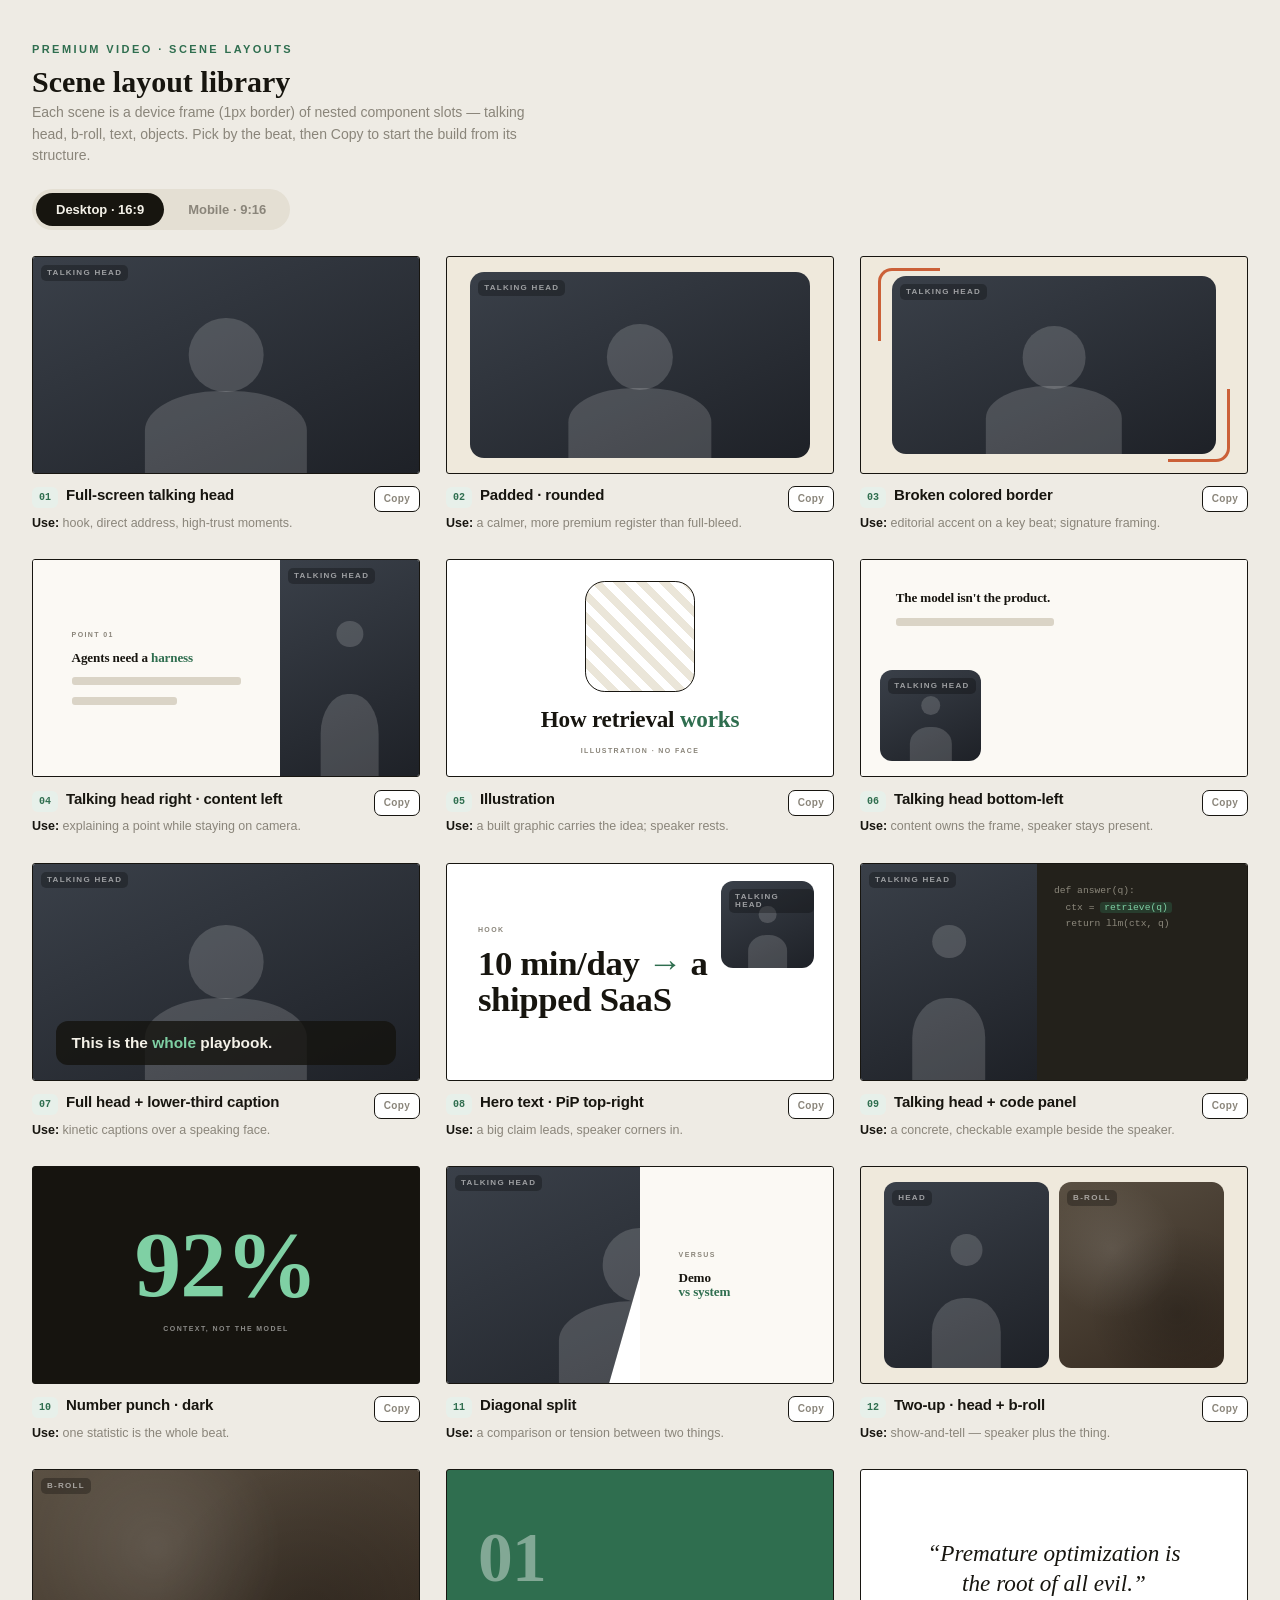
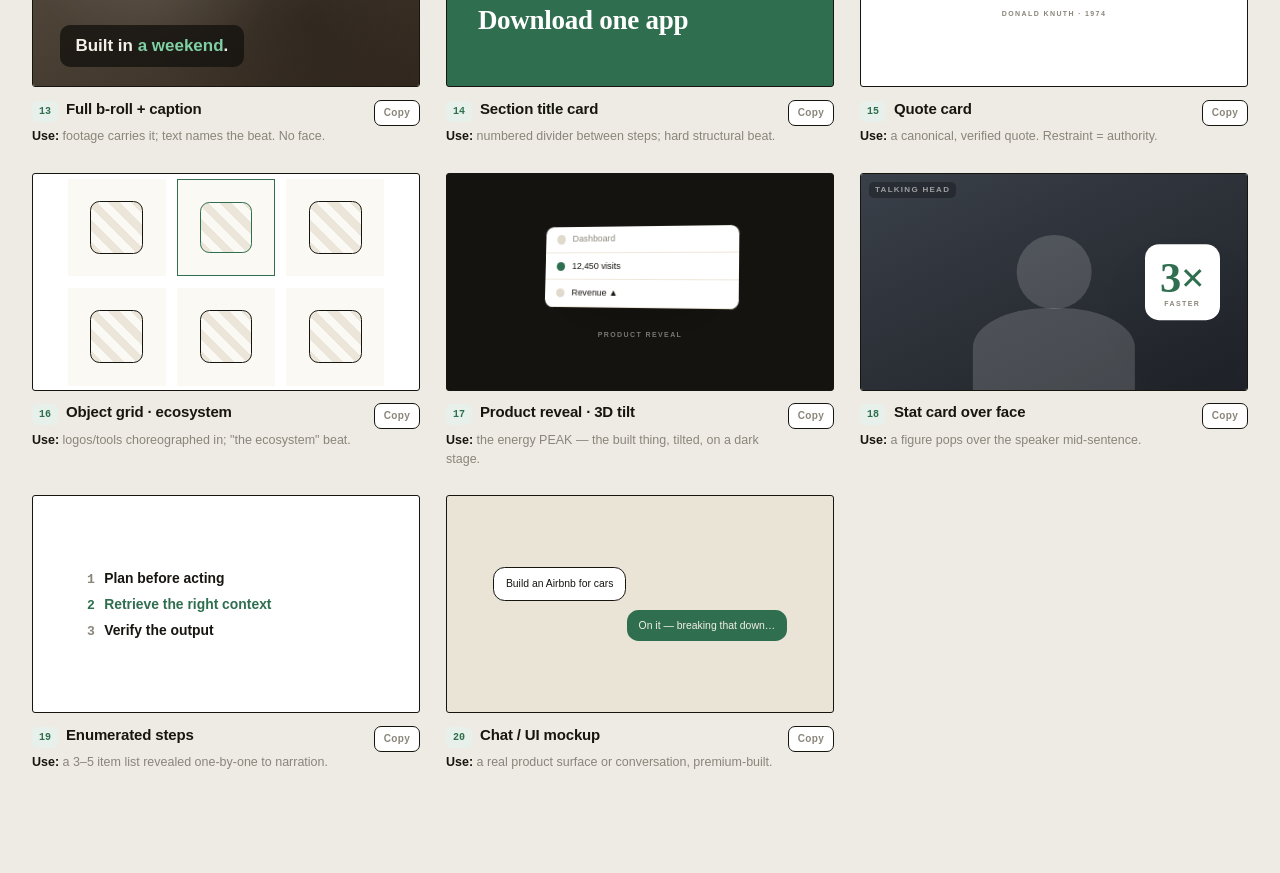
<file: queek-premium-video/references/scene-layouts.html>
<!doctype html>
<html lang="en">
<head>
<meta charset="utf-8">
<meta name="viewport" content="width=device-width,initial-scale=1">
<title>Premium video scene layouts</title>
<style>
  :root{
    --page:#EEEBE4; --ink:#17150F; --muted:#8A857A; --line:#171510;
    --soft:#E4DFD3; --panel:#FBF9F4; --device:#FFFFFF;
    --matte:#EFE9DC; --accent:#2F6E4F; --warm:#CB6038; --ink2:#2A2740;
    --vid1:#3A4049; --vid2:#1E2127; --face:rgba(255,255,255,.16);
    --broll1:#5A5043; --broll2:#34291F;
    --sans:-apple-system,BlinkMacSystemFont,'Segoe UI',Inter,Roboto,sans-serif;
    --serif:'Iowan Old Style','Palatino Linotype',Palatino,Georgia,serif;
    --mono:ui-monospace,'SF Mono',Menlo,Consolas,monospace;
  }
  *{box-sizing:border-box}
  body{margin:0;background:var(--page);color:var(--ink);font:14px/1.55 var(--sans);-webkit-font-smoothing:antialiased}
  header{max-width:1320px;margin:0 auto;padding:44px 32px 0}
  .ey{font:600 11px/1 var(--sans);letter-spacing:.22em;text-transform:uppercase;color:var(--accent);margin:0 0 10px}
  h1{font:600 30px/1.1 var(--serif);margin:0 0 4px}
  .sub{color:var(--muted);margin:0 0 22px;max-width:64ch}
  .tabs{display:inline-flex;gap:4px;background:var(--soft);border-radius:999px;padding:4px}
  .tabs button{border:0;background:none;cursor:pointer;font:600 13px/1 var(--sans);padding:10px 20px;border-radius:999px;color:var(--muted)}
  .tabs button.on{background:var(--ink);color:#F4F1E8}
  .panel{display:none;max-width:1320px;margin:0 auto;padding:26px 32px 100px}
  .panel.on{display:block}
  .grid{display:grid;gap:26px}
  .gd{grid-template-columns:repeat(auto-fill,minmax(372px,1fr))}
  .gm{grid-template-columns:repeat(auto-fill,minmax(228px,1fr))}
  .scene .cap{margin-top:11px;display:flex;align-items:flex-start;gap:10px}
  .scene .cap .body{flex:1}
  .scene .cap .n{font:600 10px/1 var(--mono);color:var(--accent);background:#E7F0EA;border-radius:6px;padding:5px 7px;margin-right:8px}
  .scene .cap h3{display:inline;font:600 15px/1.3 var(--sans);letter-spacing:-.01em}
  .scene .cap .use{color:var(--muted);margin:7px 0 0;font-size:12.5px}
  .scene .cap .use b{color:var(--ink);font-weight:600}
  .copy{border:1px solid var(--line);background:var(--device);color:var(--muted);cursor:pointer;
    font:600 10px/1 var(--sans);letter-spacing:.03em;padding:7px 9px;border-radius:7px;white-space:nowrap;margin-top:1px}
  .copy:hover{color:var(--accent);border-color:var(--accent)}

  /* ---- the device (the video frame) ---- */
  .device{position:relative;width:100%;border:1px solid var(--line);background:var(--device);
    overflow:hidden;border-radius:3px;container-type:inline-size}
  .d16{aspect-ratio:16/9}
  .d9{aspect-ratio:9/16}
  .fill{position:absolute;inset:0}

  /* ---- components ---- */
  .th{background:linear-gradient(155deg,var(--vid1),var(--vid2));overflow:hidden}
  .th .face{position:absolute;left:50%;bottom:-2%;transform:translateX(-50%);width:42%;height:74%}
  .th .face::before{content:"";position:absolute;left:50%;top:0;transform:translateX(-50%);width:46%;aspect-ratio:1;border-radius:50%;background:var(--face)}
  .th .face::after{content:"";position:absolute;left:50%;bottom:0;transform:translateX(-50%);width:100%;height:54%;border-radius:46% 46% 0 0;background:var(--face)}
  .tag{position:absolute;top:8px;left:8px;font:600 8px/1 var(--sans);letter-spacing:.16em;text-transform:uppercase;
    color:rgba(255,255,255,.55);background:rgba(0,0,0,.28);border-radius:5px;padding:4px 6px;z-index:3}
  .broll{background:linear-gradient(150deg,var(--broll1),var(--broll2));overflow:hidden}
  .broll::after{content:"";position:absolute;inset:0;background:
    radial-gradient(circle at 32% 36%,rgba(255,255,255,.1),transparent 42%),
    radial-gradient(circle at 72% 70%,rgba(0,0,0,.22),transparent 50%)}
  .txt{background:var(--panel);padding:9% 10%;display:flex;flex-direction:column;justify-content:center;gap:8%}
  .txt .h{font:700 clamp(13px,3.4cqw,26px)/1.1 var(--serif);letter-spacing:-.01em}
  .txt .l{height:5.5%;min-height:5px;border-radius:3px;background:#DAD4C6}
  .txt .l.s{width:62%}
  .acc{color:var(--accent)}
  .obj{background:var(--panel);display:flex;align-items:center;justify-content:center}
  .obj .shape{width:46%;aspect-ratio:1;border:1px solid var(--line);border-radius:18%;
    background:repeating-linear-gradient(45deg,#EBE6D9 0 8px,transparent 8px 16px)}
  .lbl{font:700 clamp(7px,1.7cqw,11px)/1.2 var(--sans);letter-spacing:.2em;text-transform:uppercase;color:var(--muted)}
  .pad{position:absolute;inset:0;display:flex;flex-direction:column;align-items:center;justify-content:center;text-align:center;gap:3cqw;padding:8cqw}
  .hero{font:700 8cqw/1.04 var(--serif);letter-spacing:-.01em;margin:0}
  .row{position:absolute;inset:0;display:flex}
  .uicard{background:#fff;border:1px solid var(--line);border-radius:2.4cqw;box-shadow:0 6cqw 14cqw -7cqw rgba(0,0,0,.4);overflow:hidden}
  .uirow{display:flex;align-items:center;gap:2cqw;padding:2.2cqw 3cqw;border-bottom:1px solid #EDE8DB;font:2.4cqw/1 var(--sans)}
  .dot{width:2.4cqw;height:2.4cqw;border-radius:50%;background:#E0DAcc;flex:none}
  .bubble{max-width:74%;padding:2.4cqw 3cqw;border-radius:3cqw;font:2.7cqw/1.25 var(--sans)}

  #toast{position:fixed;bottom:26px;left:50%;transform:translateX(-50%);background:var(--accent);color:#F4F1E8;
    font:600 12px/1 var(--sans);padding:11px 16px;border-radius:9px;opacity:0;pointer-events:none;transition:.25s}
  #toast.on{opacity:1}
  @media(max-width:520px){.gd{grid-template-columns:1fr}}
</style>
</head>
<body>
<header>
  <p class="ey">Premium video · scene layouts</p>
  <h1>Scene layout library</h1>
  <p class="sub">Each scene is a device frame (1px border) of nested component slots — talking head, b-roll, text, objects. Pick by the beat, then Copy to start the build from its structure.</p>
  <div class="tabs">
    <button class="on" data-tab="desktop">Desktop · 16:9</button>
    <button data-tab="mobile">Mobile · 9:16</button>
  </div>
</header>

<!-- ===================== DESKTOP ===================== -->
<section class="panel on" id="desktop">
  <div class="grid gd">

    <div class="scene"><div class="device d16">
      <div class="th fill"><span class="tag">Talking head</span><div class="face"></div></div>
    </div><div class="cap"><div class="body"><span class="n">01</span><h3>Full-screen talking head</h3>
      <p class="use"><b>Use:</b> hook, direct address, high-trust moments.</p></div><button class="copy">Copy</button></div></div>

    <div class="scene"><div class="device d16" style="background:var(--matte)">
      <div class="th" style="position:absolute;inset:7% 6%;border-radius:14px"><span class="tag">Talking head</span><div class="face"></div></div>
    </div><div class="cap"><div class="body"><span class="n">02</span><h3>Padded · rounded</h3>
      <p class="use"><b>Use:</b> a calmer, more premium register than full-bleed.</p></div><button class="copy">Copy</button></div></div>

    <div class="scene"><div class="device d16" style="background:var(--matte)">
      <div class="th" style="position:absolute;inset:9% 8%;border-radius:14px"><span class="tag">Talking head</span><div class="face"></div></div>
      <div style="position:absolute;left:4.5%;top:5%;width:16%;height:34%;border-left:3px solid var(--warm);border-top:3px solid var(--warm);border-radius:14px 0 0 0"></div>
      <div style="position:absolute;right:4.5%;bottom:5%;width:16%;height:34%;border-right:3px solid var(--warm);border-bottom:3px solid var(--warm);border-radius:0 0 14px 0"></div>
    </div><div class="cap"><div class="body"><span class="n">03</span><h3>Broken colored border</h3>
      <p class="use"><b>Use:</b> editorial accent on a key beat; signature framing.</p></div><button class="copy">Copy</button></div></div>

    <div class="scene"><div class="device d16"><div class="row">
      <div class="txt" style="flex:1.1"><span class="lbl">Point 01</span><div class="h">Agents need a <span class="acc">harness</span></div><div class="l"></div><div class="l s"></div></div>
      <div class="th" style="flex:.9;position:relative"><span class="tag">Talking head</span><div class="face"></div></div>
    </div></div><div class="cap"><div class="body"><span class="n">04</span><h3>Talking head right · content left</h3>
      <p class="use"><b>Use:</b> explaining a point while staying on camera.</p></div><button class="copy">Copy</button></div></div>

    <div class="scene"><div class="device d16"><div class="pad" style="gap:4cqw">
      <div class="obj" style="width:34%;aspect-ratio:1;background:none"><div class="shape" style="width:100%"></div></div>
      <div class="hero" style="font-size:6cqw">How retrieval <span class="acc">works</span></div><span class="lbl">Illustration · no face</span>
    </div></div><div class="cap"><div class="body"><span class="n">05</span><h3>Illustration</h3>
      <p class="use"><b>Use:</b> a built graphic carries the idea; speaker rests.</p></div><button class="copy">Copy</button></div></div>

    <div class="scene"><div class="device d16">
      <div class="txt fill" style="padding:8% 9%;justify-content:flex-start"><div class="h" style="max-width:70%">The model isn't the product.</div><div class="l" style="width:50%"></div></div>
      <div class="th" style="position:absolute;left:5%;bottom:7%;width:26%;height:42%;border-radius:12px"><span class="tag">Talking head</span><div class="face"></div></div>
    </div><div class="cap"><div class="body"><span class="n">06</span><h3>Talking head bottom-left</h3>
      <p class="use"><b>Use:</b> content owns the frame, speaker stays present.</p></div><button class="copy">Copy</button></div></div>

    <div class="scene"><div class="device d16">
      <div class="th fill"><span class="tag">Talking head</span><div class="face"></div></div>
      <div style="position:absolute;left:6%;right:6%;bottom:7%;background:rgba(20,18,14,.78);border-radius:12px;padding:3.4cqw 4cqw;color:#F4F1E8"><div style="font:700 4cqw/1.15 var(--sans)">This is the <span style="color:#7FD0A4">whole</span> playbook.</div></div>
    </div><div class="cap"><div class="body"><span class="n">07</span><h3>Full head + lower-third caption</h3>
      <p class="use"><b>Use:</b> kinetic captions over a speaking face.</p></div><button class="copy">Copy</button></div></div>

    <div class="scene"><div class="device d16">
      <div class="pad" style="align-items:flex-start;text-align:left;justify-content:center;padding:7cqw 8cqw"><span class="lbl">Hook</span><div class="hero" style="font-size:9cqw;max-width:78%">10 min/day <span class="acc">&rarr;</span> a shipped SaaS</div></div>
      <div class="th" style="position:absolute;right:5%;top:8%;width:24%;height:40%;border-radius:12px"><span class="tag">Talking head</span><div class="face"></div></div>
    </div><div class="cap"><div class="body"><span class="n">08</span><h3>Hero text · PiP top-right</h3>
      <p class="use"><b>Use:</b> a big claim leads, speaker corners in.</p></div><button class="copy">Copy</button></div></div>

    <div class="scene"><div class="device d16"><div class="row">
      <div class="th" style="flex:1;position:relative"><span class="tag">Talking head</span><div class="face"></div></div>
      <div style="flex:1;background:#23211B;color:#8C887C;font:2.5cqw/1.7 var(--mono);padding:5cqw 4.5cqw"><div>def answer(q):</div><div>&nbsp;&nbsp;ctx = <span style="color:#7FD0A4;background:rgba(47,110,79,.35);border-radius:3px;padding:0 4px">retrieve(q)</span></div><div>&nbsp;&nbsp;return llm(ctx, q)</div></div>
    </div></div><div class="cap"><div class="body"><span class="n">09</span><h3>Talking head + code panel</h3>
      <p class="use"><b>Use:</b> a concrete, checkable example beside the speaker.</p></div><button class="copy">Copy</button></div></div>

    <div class="scene"><div class="device d16" style="background:#16140F">
      <div class="pad"><div class="hero" style="font-size:24cqw;color:#7FD0A4">92%</div><div class="lbl" style="color:rgba(255,255,255,.5)">context, not the model</div></div>
    </div><div class="cap"><div class="body"><span class="n">10</span><h3>Number punch · dark</h3>
      <p class="use"><b>Use:</b> one statistic is the whole beat.</p></div><button class="copy">Copy</button></div></div>

    <div class="scene"><div class="device d16">
      <div style="position:absolute;inset:0;clip-path:polygon(0 0,58% 0,42% 100%,0 100%)"><div class="th fill"><span class="tag">Talking head</span><div class="face"></div></div></div>
      <div class="txt" style="position:absolute;inset:0;left:50%;justify-content:center;background:var(--panel)"><span class="lbl">Versus</span><div class="h">Demo<br><span class="acc">vs system</span></div></div>
    </div><div class="cap"><div class="body"><span class="n">11</span><h3>Diagonal split</h3>
      <p class="use"><b>Use:</b> a comparison or tension between two things.</p></div><button class="copy">Copy</button></div></div>

    <div class="scene"><div class="device d16" style="background:var(--matte)"><div class="row" style="inset:7% 6%;gap:3%">
      <div class="th" style="flex:1;position:relative;border-radius:12px"><span class="tag">Head</span><div class="face"></div></div>
      <div class="broll" style="flex:1;position:relative;border-radius:12px"><span class="tag">B-roll</span></div>
    </div></div><div class="cap"><div class="body"><span class="n">12</span><h3>Two-up · head + b-roll</h3>
      <p class="use"><b>Use:</b> show-and-tell — speaker plus the thing.</p></div><button class="copy">Copy</button></div></div>

    <div class="scene"><div class="device d16">
      <div class="broll fill"><span class="tag">B-roll</span></div>
      <div style="position:absolute;left:7%;bottom:9%;background:rgba(20,18,14,.8);border-radius:10px;padding:3cqw 4cqw;color:#F4F1E8;font:700 4.4cqw/1.1 var(--sans)">Built in <span style="color:#7FD0A4">a weekend</span>.</div>
    </div><div class="cap"><div class="body"><span class="n">13</span><h3>Full b-roll + caption</h3>
      <p class="use"><b>Use:</b> footage carries it; text names the beat. No face.</p></div><button class="copy">Copy</button></div></div>

    <div class="scene"><div class="device d16" style="background:var(--accent)">
      <div class="pad" style="align-items:flex-start;text-align:left;color:#F4F1E8"><div class="hero" style="font-size:18cqw;color:rgba(255,255,255,.4)">01</div><div class="hero" style="font-size:7cqw;color:#fff">Download one app</div></div>
    </div><div class="cap"><div class="body"><span class="n">14</span><h3>Section title card</h3>
      <p class="use"><b>Use:</b> numbered divider between steps; hard structural beat.</p></div><button class="copy">Copy</button></div></div>

    <div class="scene"><div class="device d16"><div class="pad" style="gap:3cqw">
      <div class="h" style="font:italic 500 6cqw/1.3 var(--serif);max-width:84%">&ldquo;Premature optimization is the root of all evil.&rdquo;</div><span class="lbl">Donald Knuth &middot; 1974</span>
    </div></div><div class="cap"><div class="body"><span class="n">15</span><h3>Quote card</h3>
      <p class="use"><b>Use:</b> a canonical, verified quote. Restraint = authority.</p></div><button class="copy">Copy</button></div></div>

    <div class="scene"><div class="device d16"><div class="pad" style="display:grid;grid-template-columns:repeat(3,1fr);gap:3cqw;align-content:center;padding:9cqw">
      <div class="obj" style="aspect-ratio:1"><div class="shape" style="width:54%"></div></div>
      <div class="obj" style="aspect-ratio:1;border:1px solid var(--accent)"><div class="shape" style="width:54%;border-color:var(--accent)"></div></div>
      <div class="obj" style="aspect-ratio:1"><div class="shape" style="width:54%"></div></div>
      <div class="obj" style="aspect-ratio:1"><div class="shape" style="width:54%"></div></div>
      <div class="obj" style="aspect-ratio:1"><div class="shape" style="width:54%"></div></div>
      <div class="obj" style="aspect-ratio:1"><div class="shape" style="width:54%"></div></div>
    </div></div><div class="cap"><div class="body"><span class="n">16</span><h3>Object grid · ecosystem</h3>
      <p class="use"><b>Use:</b> logos/tools choreographed in; "the ecosystem" beat.</p></div><button class="copy">Copy</button></div></div>

    <div class="scene"><div class="device d16" style="background:#14130F">
      <div class="pad"><div class="uicard" style="width:62%;transform:perspective(800px) rotateY(-14deg) rotateX(4deg)">
        <div class="uirow"><span class="dot"></span><span style="color:#8A857A">Dashboard</span></div>
        <div class="uirow"><span class="dot" style="background:#2F6E4F"></span>12,450 visits</div>
        <div class="uirow"><span class="dot"></span>Revenue &#9650;</div></div>
        <span class="lbl" style="color:rgba(255,255,255,.45);margin-top:3cqw">Product reveal</span></div>
    </div><div class="cap"><div class="body"><span class="n">17</span><h3>Product reveal · 3D tilt</h3>
      <p class="use"><b>Use:</b> the energy PEAK — the built thing, tilted, on a dark stage.</p></div><button class="copy">Copy</button></div></div>

    <div class="scene"><div class="device d16">
      <div class="th fill"><span class="tag">Talking head</span><div class="face"></div></div>
      <div style="position:absolute;right:7%;top:50%;transform:translateY(-50%);background:#fff;border-radius:14px;padding:3cqw 4cqw;box-shadow:0 8cqw 18cqw -8cqw rgba(0,0,0,.5);text-align:center"><div class="hero acc" style="font-size:11cqw">3&times;</div><div class="lbl">faster</div></div>
    </div><div class="cap"><div class="body"><span class="n">18</span><h3>Stat card over face</h3>
      <p class="use"><b>Use:</b> a figure pops over the speaker mid-sentence.</p></div><button class="copy">Copy</button></div></div>

    <div class="scene"><div class="device d16"><div class="pad" style="align-items:stretch;justify-content:center;gap:2.4cqw;padding:9cqw 14cqw">
      <div style="display:flex;align-items:baseline;gap:2.4cqw"><span style="font:700 3.4cqw/1 var(--mono);color:var(--muted)">1</span><span style="font:600 3.6cqw/1.2 var(--sans)">Plan before acting</span></div>
      <div style="display:flex;align-items:baseline;gap:2.4cqw"><span style="font:700 3.4cqw/1 var(--mono);color:var(--accent)">2</span><span style="font:600 3.6cqw/1.2 var(--sans);color:var(--accent)">Retrieve the right context</span></div>
      <div style="display:flex;align-items:baseline;gap:2.4cqw"><span style="font:700 3.4cqw/1 var(--mono);color:var(--muted)">3</span><span style="font:600 3.6cqw/1.2 var(--sans)">Verify the output</span></div>
    </div></div><div class="cap"><div class="body"><span class="n">19</span><h3>Enumerated steps</h3>
      <p class="use"><b>Use:</b> a 3&ndash;5 item list revealed one-by-one to narration.</p></div><button class="copy">Copy</button></div></div>

    <div class="scene"><div class="device d16" style="background:#E9E4D6"><div class="pad" style="align-items:stretch;justify-content:center;gap:2.4cqw;padding:7cqw 12cqw">
      <div class="bubble" style="align-self:flex-start;background:#fff;border:1px solid var(--line)">Build an Airbnb for cars</div>
      <div class="bubble" style="align-self:flex-end;background:var(--accent);color:#F4F1E8">On it &mdash; breaking that down&hellip;</div>
    </div></div><div class="cap"><div class="body"><span class="n">20</span><h3>Chat / UI mockup</h3>
      <p class="use"><b>Use:</b> a real product surface or conversation, premium-built.</p></div><button class="copy">Copy</button></div></div>

  </div>
</section>

<!-- ===================== MOBILE ===================== -->
<section class="panel" id="mobile">
  <div class="grid gm">
    <div class="scene"><div class="device d9"><div class="th fill"><span class="tag">Talking head</span><div class="face"></div></div></div>
      <div class="cap"><div class="body"><span class="n">01</span><h3>Full-screen talking head</h3><p class="use"><b>Use:</b> vertical hook, direct address.</p></div><button class="copy">Copy</button></div></div>

    <div class="scene"><div class="device d9" style="background:var(--matte)"><div class="th" style="position:absolute;inset:5% 5%;border-radius:16px"><span class="tag">Talking head</span><div class="face"></div></div></div>
      <div class="cap"><div class="body"><span class="n">02</span><h3>Padded · rounded</h3><p class="use"><b>Use:</b> calmer, premium register.</p></div><button class="copy">Copy</button></div></div>

    <div class="scene"><div class="device d9"><div class="th" style="position:absolute;inset:0 0 38% 0"><span class="tag">Talking head</span><div class="face"></div></div>
      <div class="txt" style="position:absolute;inset:62% 0 0 0;padding:7%"><span class="lbl">Point 01</span><div class="h">Agents need a <span class="acc">harness</span></div><div class="l"></div></div>
    </div><div class="cap"><div class="body"><span class="n">03</span><h3>Head top · content bottom</h3><p class="use"><b>Use:</b> the vertical L/R split.</p></div><button class="copy">Copy</button></div></div>

    <div class="scene"><div class="device d9"><div class="th fill"><span class="tag">Talking head</span><div class="face"></div></div>
      <div style="position:absolute;left:6%;right:6%;bottom:14%;background:rgba(20,18,14,.8);border-radius:14px;padding:6%;color:#F4F1E8"><div style="font:700 5.5cqw/1.15 var(--sans)">The <span style="color:#7FD0A4">whole</span> playbook.</div></div>
    </div><div class="cap"><div class="body"><span class="n">04</span><h3>Full head + caption</h3><p class="use"><b>Use:</b> kinetic caption over face.</p></div><button class="copy">Copy</button></div></div>

    <div class="scene"><div class="device d9" style="background:#16140F"><div class="pad"><div class="hero" style="font-size:30cqw;color:#7FD0A4">92%</div><div class="lbl" style="color:rgba(255,255,255,.5)">not the model</div></div></div>
      <div class="cap"><div class="body"><span class="n">05</span><h3>Number punch · dark</h3><p class="use"><b>Use:</b> one figure, vertical.</p></div><button class="copy">Copy</button></div></div>

    <div class="scene"><div class="device d9"><div class="txt fill" style="padding:9% 8%;justify-content:flex-start"><div class="h" style="font-size:7cqw">The model isn't the product.</div><div class="l" style="width:60%"></div></div>
      <div class="th" style="position:absolute;left:6%;bottom:5%;width:46%;height:22%;border-radius:12px"><span class="tag">Head</span><div class="face"></div></div>
    </div><div class="cap"><div class="body"><span class="n">06</span><h3>Talking head bottom-left</h3><p class="use"><b>Use:</b> small face, content above.</p></div><button class="copy">Copy</button></div></div>

    <div class="scene"><div class="device d9" style="background:var(--accent)"><div class="pad" style="align-items:flex-start;text-align:left;color:#F4F1E8"><div class="hero" style="font-size:28cqw;color:rgba(255,255,255,.4)">01</div><div class="hero" style="font-size:9cqw;color:#fff">Download one app</div></div></div>
      <div class="cap"><div class="body"><span class="n">07</span><h3>Section title card</h3><p class="use"><b>Use:</b> numbered step divider.</p></div><button class="copy">Copy</button></div></div>

    <div class="scene"><div class="device d9"><div class="broll fill"><span class="tag">B-roll</span></div>
      <div style="position:absolute;left:7%;right:7%;bottom:12%;background:rgba(20,18,14,.8);border-radius:12px;padding:6%;color:#F4F1E8;font:700 6cqw/1.1 var(--sans)">Built in <span style="color:#7FD0A4">a weekend</span>.</div>
    </div><div class="cap"><div class="body"><span class="n">08</span><h3>Full b-roll + caption</h3><p class="use"><b>Use:</b> footage + text, no face.</p></div><button class="copy">Copy</button></div></div>
  </div>
</section>

<div id="toast" role="status"></div>
<script>
  document.querySelectorAll('.tabs button').forEach(function(b){
    b.addEventListener('click',function(){
      document.querySelectorAll('.tabs button').forEach(function(x){x.classList.remove('on');});
      document.querySelectorAll('.panel').forEach(function(p){p.classList.remove('on');});
      b.classList.add('on');document.getElementById(b.getAttribute('data-tab')).classList.add('on');
    });
  });
  function toast(m){var t=document.getElementById('toast');t.textContent=m;t.classList.add('on');
    clearTimeout(t._h);t._h=setTimeout(function(){t.classList.remove('on');},1600);}
  function copyText(out){
    if(navigator.clipboard&&navigator.clipboard.writeText){
      navigator.clipboard.writeText(out).then(function(){toast('Structure copied');},function(){toast('Copy failed');});
    }else{var ta=document.createElement('textarea');ta.value=out;document.body.appendChild(ta);ta.select();
      try{document.execCommand('copy');toast('Structure copied');}catch(e){toast('Copy failed');}document.body.removeChild(ta);}
  }
  document.querySelectorAll('.copy').forEach(function(btn){
    btn.addEventListener('click',function(){
      var dev=btn.closest('.scene').querySelector('.device').cloneNode(true);
      dev.querySelectorAll('.face,.tag').forEach(function(e){e.remove();});
      var html=dev.outerHTML.replace(/></g,'>\n<');
      copyText('<!-- scene layout · static skeleton; add motion at build -->\n'+html);
    });
  });
</script>
</body>
</html>
</file>
